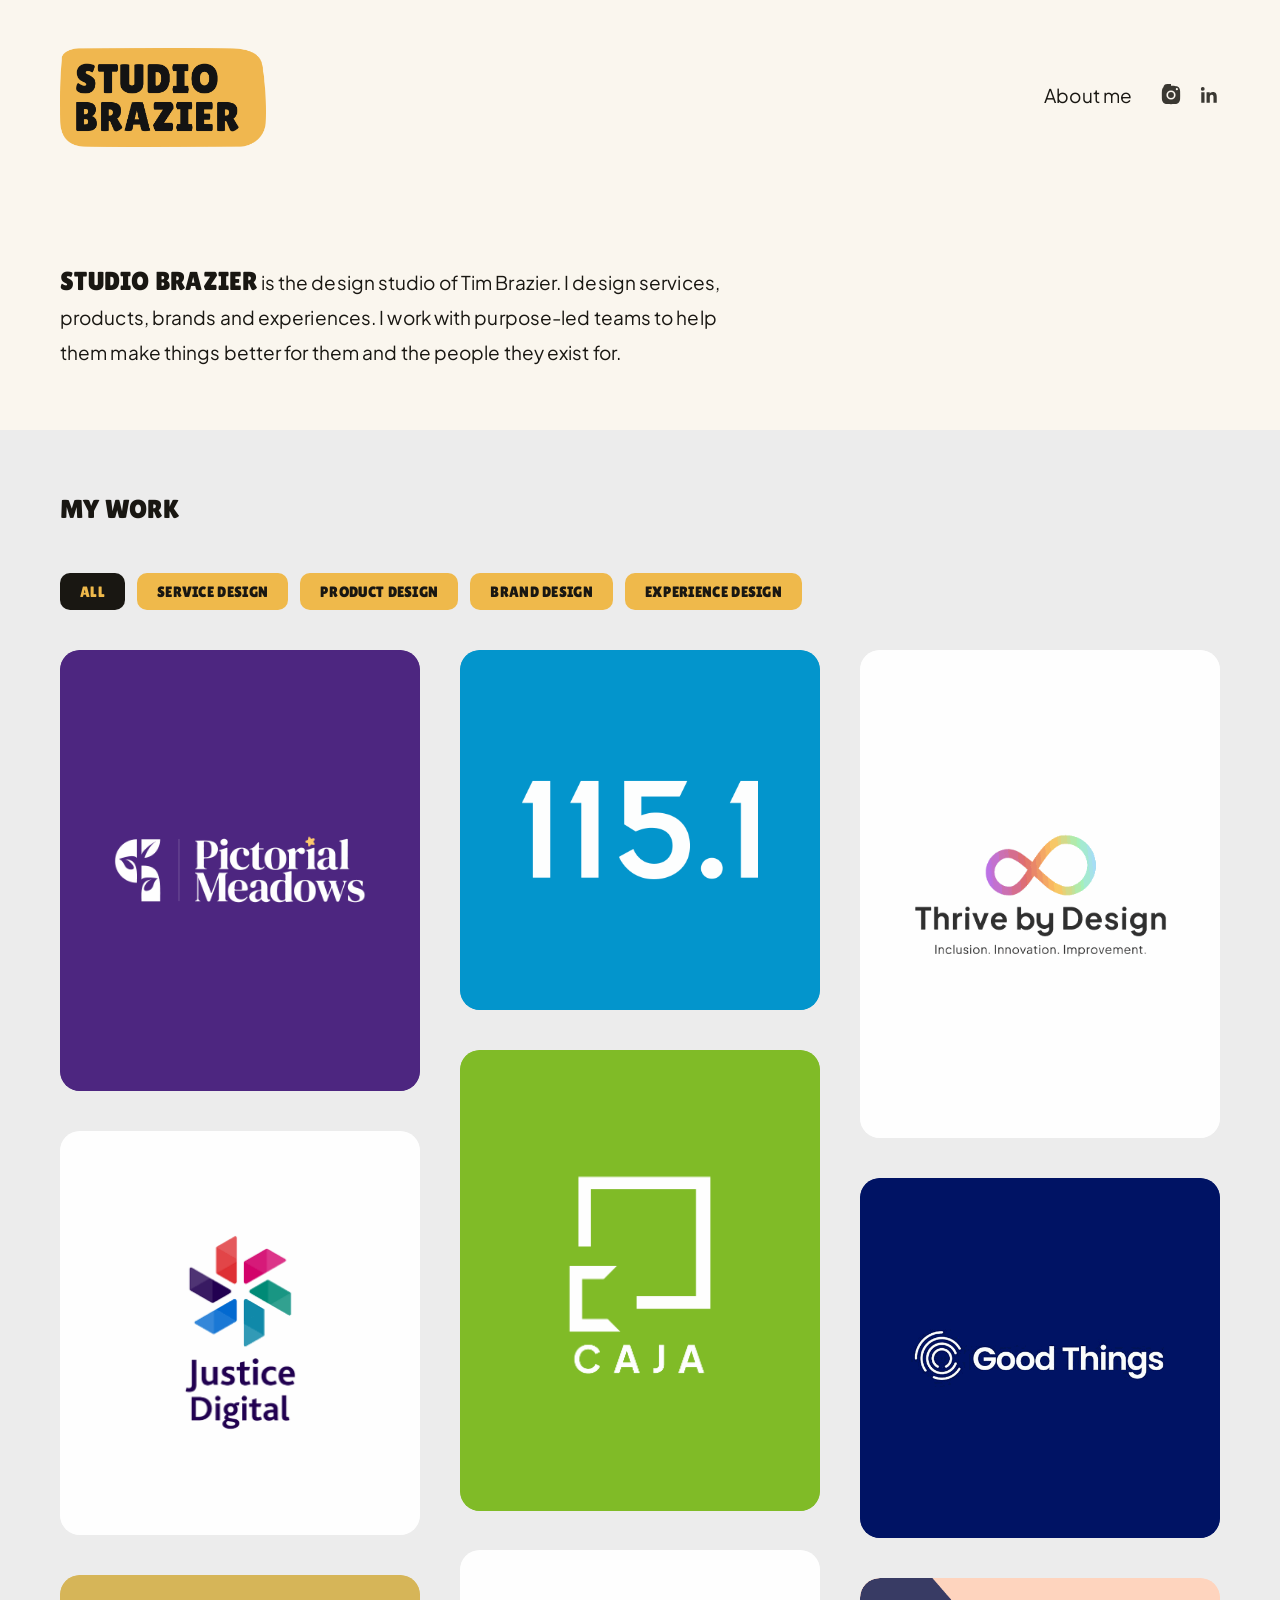
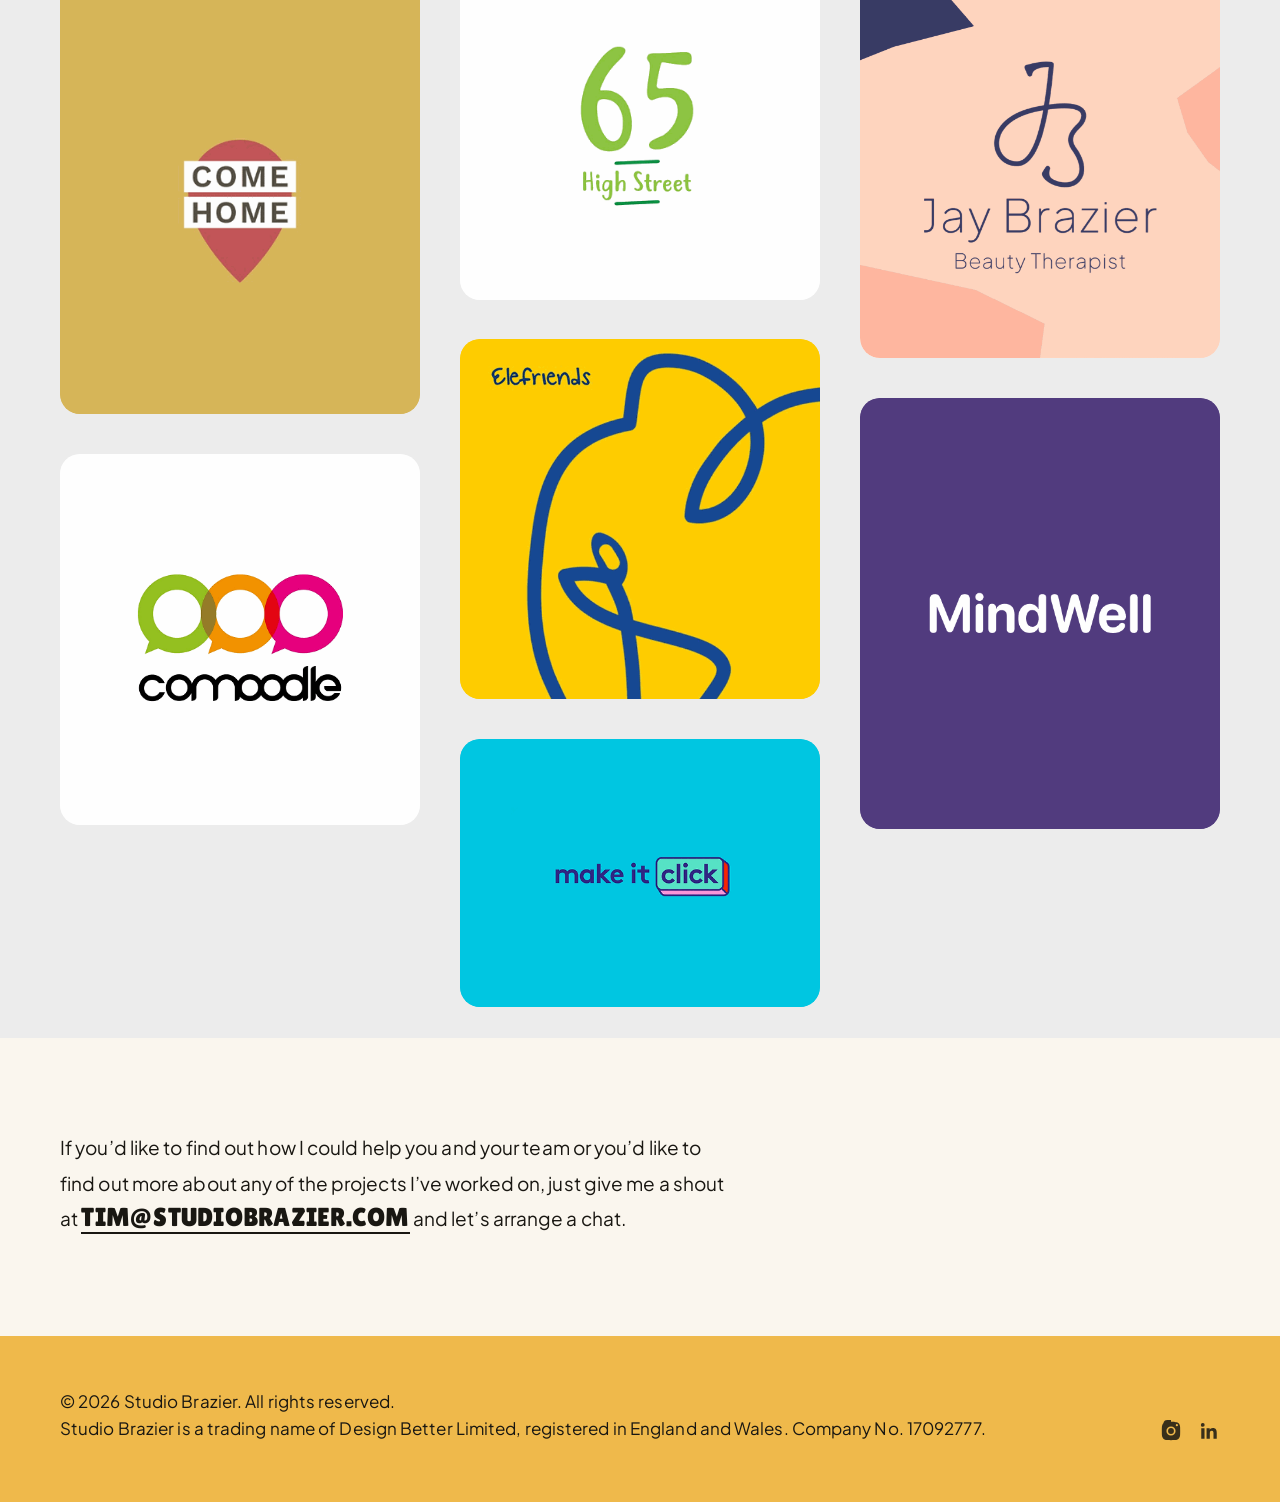
<file: index.html>
<!DOCTYPE html>
<html lang="en-GB">
<head>
<meta charset="utf-8">
<meta name="viewport" content="width=device-width, initial-scale=1">
<title>Studio Brazier — Design studio of Tim Brazier</title>
<meta name="description" content="Studio Brazier is the design studio of Tim Brazier, a designer of services, products, brands and experiences working with purpose-led teams.">
<link rel="icon" href="assets/favicon.svg" type="image/svg+xml">
<meta name="theme-color" content="#efb94b">

<meta property="og:type" content="website">
<meta property="og:url" content="https://studiobrazier.com/">
<meta property="og:title" content="Studio Brazier — Design studio of Tim Brazier">
<meta property="og:description" content="Design of services, products, brands and experiences for purpose-led teams.">
<meta property="og:image" content="https://studiobrazier.com/assets/img/social-share.png">
<meta property="og:image:width" content="1200">
<meta property="og:image:height" content="630">
<meta property="og:image:alt" content="Studio Brazier">
<meta name="twitter:card" content="summary_large_image">
<meta name="twitter:image" content="https://studiobrazier.com/assets/img/social-share.png">

<link rel="preload" href="assets/fonts/plus-jakarta-sans-latin.woff2" as="font" type="font/woff2" crossorigin>
<link rel="preload" href="assets/fonts/lilita-one-latin.woff2" as="font" type="font/woff2" crossorigin>
<link rel="stylesheet" href="assets/css/styles.css">
</head>
<body>

<a class="skip-link" href="#main">Skip to content</a>

<header class="site-header">
  <div class="container site-header__inner">
    <a class="logo" href="index.html">
      <img src="assets/img/studio-brazier-logo.png" alt="Studio Brazier — home"
           width="1494" height="716">
    </a>
    <nav class="site-nav" aria-label="Primary">
      <a href="about.html">About me</a>
      <span class="social-links">
      <a class="social-link" href="https://instagram.com/studiobrazier" target="_blank" rel="noopener noreferrer" aria-label="Studio Brazier on Instagram">
        <svg viewBox="0 0 24 24" aria-hidden="true" focusable="false"><path d="M12 2c2.72 0 3.06.01 4.12.06 1.06.05 1.79.22 2.43.47.66.25 1.22.6 1.77 1.15.5.5.9 1.11 1.15 1.77.25.64.42 1.37.47 2.43.05 1.06.06 1.4.06 4.12s-.01 3.06-.06 4.12c-.05 1.06-.22 1.79-.47 2.43a4.9 4.9 0 0 1-1.15 1.77c-.5.5-1.11.9-1.77 1.15-.64.25-1.37.42-2.43.47-1.06.05-1.4.06-4.12.06s-3.06-.01-4.12-.06c-1.06-.05-1.79-.22-2.43-.47a4.9 4.9 0 0 1-1.77-1.15 4.9 4.9 0 0 1-1.15-1.77c-.25-.64-.42-1.37-.47-2.43C2.01 15.06 2 14.72 2 12s.01-3.06.06-4.12c.05-1.06.22-1.79.47-2.43.25-.66.6-1.22 1.15-1.77A4.9 4.9 0 0 1 5.45.53C6.09.28 6.82.11 7.88.06 8.94.01 9.28 0 12 0zm0 5a5 5 0 1 0 0 10 5 5 0 0 0 0-10zm0 8.2a3.2 3.2 0 1 1 0-6.4 3.2 3.2 0 0 1 0 6.4zM18.4 4.4a1.2 1.2 0 1 0 0 2.4 1.2 1.2 0 0 0 0-2.4z"/></svg>
      </a>
      <a class="social-link" href="https://www.linkedin.com/company/studiobrazier" target="_blank" rel="noopener noreferrer" aria-label="Studio Brazier on LinkedIn">
        <svg viewBox="0 0 24 24" aria-hidden="true" focusable="false"><path d="M20.45 20.45h-3.56v-5.57c0-1.33-.02-3.03-1.85-3.03-1.86 0-2.15 1.45-2.15 2.94v5.66H9.34V9h3.41v1.56h.05c.48-.9 1.64-1.85 3.37-1.85 3.6 0 4.27 2.37 4.27 5.46v6.28zM5.34 7.43a2.07 2.07 0 1 1 0-4.13 2.07 2.07 0 0 1 0 4.13zM7.11 20.45H3.56V9h3.55v11.45z"/></svg>
      </a>
      </span>
    </nav>
  </div>
</header>

<main id="main">

  <section class="intro">
    <div class="container">
      <p>
        <span class="name">Studio Brazier</span> is the design studio of Tim Brazier. I design
        services, products, brands and experiences. I work with purpose-led teams
        to help them make things better for them and the people they exist for.
      </p>
    </div>
  </section>

  <section class="work" aria-labelledby="work-heading">
    <div class="container">
      <h2 class="section-label" id="work-heading">My work</h2>

      <div class="filters" role="group" aria-label="Filter projects by category">
        <button class="filter-chip" type="button" data-filter="all" aria-pressed="true">All</button>
        <button class="filter-chip" type="button" data-filter="service-design" aria-pressed="false">Service design</button>
        <button class="filter-chip" type="button" data-filter="product-design" aria-pressed="false">Product design</button>
        <button class="filter-chip" type="button" data-filter="brand-design" aria-pressed="false">Brand design</button>
        <button class="filter-chip" type="button" data-filter="experience-design" aria-pressed="false">Experience design</button>
      </div>

      <div class="grid">

        <!-- Column one -->
        <article class="tile tile--pictorial-meadows" data-category="product-design">
          <div class="tile__media">
            <img src="assets/img/projects/pictorial-meadows.png" alt="Pictorial Meadows" width="880" height="1078" loading="lazy">
          </div>
          <div class="tile__panel" id="panel-pictorial-meadows">
            <div>
              <h3 class="tile__title">Pictorial Meadows</h3>
              <p class="tile__desc">Designing and building 3 new translated websites to showcase the Pictorial Meadows seed and turf products across Europe.</p>
            </div>
            <span class="tile__tag">Product design</span>
          </div>
          <button class="tile__toggle" type="button" aria-expanded="false" aria-controls="panel-pictorial-meadows">
            <span class="visually-hidden">Show details for Pictorial Meadows</span>
          </button>
        </article>

        <article class="tile tile--justice-digital" data-category="service-design">
          <div class="tile__media">
            <img src="assets/img/projects/justice-digital.png" alt="Justice Digital" width="732" height="821" loading="lazy">
          </div>
          <div class="tile__panel" id="panel-justice-digital">
            <div>
              <h3 class="tile__title">Justice Digital</h3>
              <p class="tile__desc">Working with both the Prison and Probation Digital Teams on the Probation Reform Programme.</p>
            </div>
            <span class="tile__tag">Service design</span>
          </div>
          <button class="tile__toggle" type="button" aria-expanded="false" aria-controls="panel-justice-digital">
            <span class="visually-hidden">Show details for Justice Digital</span>
          </button>
        </article>

        <article class="tile tile--come-home" data-category="service-design">
          <div class="tile__media">
            <img src="assets/img/projects/come-home.png" alt="Come Home, South Yorkshire Housing Association" width="468" height="546" loading="lazy">
          </div>
          <div class="tile__panel" id="panel-come-home">
            <div>
              <h3 class="tile__title">South Yorkshire Housing Association</h3>
              <p class="tile__desc">Re-designing tenant facing services while making them accessible online.</p>
            </div>
            <span class="tile__tag">Service design</span>
          </div>
          <button class="tile__toggle" type="button" aria-expanded="false" aria-controls="panel-come-home">
            <span class="visually-hidden">Show details for South Yorkshire Housing Association</span>
          </button>
        </article>

        <article class="tile tile--comoodle" data-category="service-design">
          <div class="tile__media">
            <img src="assets/img/projects/comoodle.png" alt="Comoodle" width="523" height="539" loading="lazy">
          </div>
          <div class="tile__panel" id="panel-comoodle">
            <div>
              <h3 class="tile__title">Comoodle</h3>
              <p class="tile__desc">Creating a place for community organisations to share their stuff, space &amp; skills with each other.</p>
            </div>
            <span class="tile__tag">Service design</span>
          </div>
          <button class="tile__toggle" type="button" aria-expanded="false" aria-controls="panel-comoodle">
            <span class="visually-hidden">Show details for Comoodle</span>
          </button>
        </article>

        <!-- Column two -->
        <article class="tile tile--one-one-five" data-col-start data-category="product-design">
          <div class="tile__media">
            <img src="assets/img/projects/one-one-five.png" alt="115.1" width="1024" height="1024" loading="lazy">
          </div>
          <div class="tile__panel" id="panel-one-one-five">
            <div>
              <h3 class="tile__title">115.1</h3>
              <p class="tile__desc">Designing and managing the delivery of an app supporting work across 40 countries.</p>
            </div>
            <span class="tile__tag">Product design</span>
          </div>
          <button class="tile__toggle" type="button" aria-expanded="false" aria-controls="panel-one-one-five">
            <span class="visually-hidden">Show details for 115.1</span>
          </button>
        </article>

        <article class="tile tile--caja" data-category="service-design">
          <div class="tile__media">
            <img src="assets/img/projects/caja.png" alt="CAJA" width="741" height="947" loading="lazy">
          </div>
          <div class="tile__panel" id="panel-caja">
            <div>
              <h3 class="tile__title">CAJA</h3>
              <p class="tile__desc">Designing behaviourally informed service improvement across the health, education and private sectors.</p>
            </div>
            <span class="tile__tag">Service design</span>
          </div>
          <button class="tile__toggle" type="button" aria-expanded="false" aria-controls="panel-caja">
            <span class="visually-hidden">Show details for CAJA</span>
          </button>
        </article>

        <article class="tile tile--sixty-five" data-category="experience-design">
          <div class="tile__media">
            <img src="assets/img/projects/sixty-five-high-street.png" alt="65 High Street" width="463" height="449" loading="lazy">
          </div>
          <div class="tile__panel" id="panel-sixty-five">
            <div>
              <h3 class="tile__title">65 High Street</h3>
              <p class="tile__desc">Designing a community space to help people connect and improve their health &amp; wellbeing.</p>
            </div>
            <span class="tile__tag">Experience design</span>
          </div>
          <button class="tile__toggle" type="button" aria-expanded="false" aria-controls="panel-sixty-five">
            <span class="visually-hidden">Show details for 65 High Street</span>
          </button>
        </article>

        <article class="tile tile--elefriends" data-category="product-design">
          <div class="tile__media">
            <img src="assets/img/projects/elefriends.png" alt="Elefriends" width="552" height="552" loading="lazy">
          </div>
          <div class="tile__panel" id="panel-elefriends">
            <div>
              <h3 class="tile__title">Elefriends</h3>
              <p class="tile__desc">(now Side by Side) – Supporting a safe, online space for people to share their feelings and support others who are feeling low.</p>
            </div>
            <span class="tile__tag">Product design</span>
          </div>
          <button class="tile__toggle" type="button" aria-expanded="false" aria-controls="panel-elefriends">
            <span class="visually-hidden">Show details for Elefriends</span>
          </button>
        </article>

        <article class="tile tile--make-it-click" data-category="service-design">
          <div class="tile__media">
            <img src="assets/img/projects/make-it-click.png" alt="Make it Click" width="564" height="419" loading="lazy">
          </div>
          <div class="tile__panel" id="panel-make-it-click">
            <div>
              <h3 class="tile__title">Make it Click</h3>
              <p class="tile__desc">Designing a service to help people with limited digital skills access online learning resources.</p>
            </div>
            <span class="tile__tag">Service design</span>
          </div>
          <button class="tile__toggle" type="button" aria-expanded="false" aria-controls="panel-make-it-click">
            <span class="visually-hidden">Show details for Make it Click</span>
          </button>
        </article>

        <!-- Column three -->
        <article class="tile tile--thrive" data-col-start data-category="service-design">
          <div class="tile__media">
            <img src="assets/img/projects/thrive-by-design.png" alt="Thrive by Design" width="573" height="658" loading="lazy">
          </div>
          <div class="tile__panel" id="panel-thrive">
            <div>
              <h3 class="tile__title">Thrive by Design</h3>
              <p class="tile__desc">Leading the Inclusive Digital Transformation team, improving people’s access to and experience of digitally enabled NHS services.</p>
            </div>
            <span class="tile__tag">Service design</span>
          </div>
          <button class="tile__toggle" type="button" aria-expanded="false" aria-controls="panel-thrive">
            <span class="visually-hidden">Show details for Thrive by Design</span>
          </button>
        </article>

        <article class="tile tile--good-things" data-category="service-design">
          <div class="tile__media">
            <img src="assets/img/projects/good-things.png" alt="Good Things Foundation" width="622" height="622" loading="lazy">
          </div>
          <div class="tile__panel" id="panel-good-things">
            <div>
              <h3 class="tile__title">Good Things Foundation</h3>
              <p class="tile__desc">Leading the Service Design Team, supporting people to gain the access, skills and confidence needed to engage with digital health services.</p>
            </div>
            <span class="tile__tag">Service design</span>
          </div>
          <button class="tile__toggle" type="button" aria-expanded="false" aria-controls="panel-good-things">
            <span class="visually-hidden">Show details for Good Things Foundation</span>
          </button>
        </article>

        <article class="tile tile--jay-brazier" data-category="brand-design">
          <div class="tile__media">
            <img src="assets/img/projects/jay-brazier.png" alt="Jay Brazier Beauty" width="730" height="646" loading="lazy">
          </div>
          <div class="tile__panel" id="panel-jay-brazier">
            <div>
              <h3 class="tile__title">Jay Brazier Beauty</h3>
              <p class="tile__desc">Designing a brand &amp; visual identity for my wife’s freelance health and beauty business.</p>
            </div>
            <span class="tile__tag">Brand design</span>
          </div>
          <button class="tile__toggle" type="button" aria-expanded="false" aria-controls="panel-jay-brazier">
            <span class="visually-hidden">Show details for Jay Brazier Beauty</span>
          </button>
        </article>

        <article class="tile tile--mindwell" data-category="product-design">
          <div class="tile__media">
            <img src="assets/img/projects/mindwell.png" alt="MindWell" width="570" height="682" loading="lazy">
          </div>
          <div class="tile__panel" id="panel-mindwell">
            <div>
              <h3 class="tile__title">MindWell</h3>
              <p class="tile__desc">Making mental health information accessible and inclusive for people living in Leeds.</p>
            </div>
            <span class="tile__tag">Product design</span>
          </div>
          <button class="tile__toggle" type="button" aria-expanded="false" aria-controls="panel-mindwell">
            <span class="visually-hidden">Show details for MindWell</span>
          </button>
        </article>

      </div>
    </div>
  </section>

  <section class="contact">
    <div class="container">
      <p>
        If you&rsquo;d like to find out how I could help you and your team or you&rsquo;d like to
        find out more about any of the projects I&rsquo;ve worked on, just give me a shout
        at <a class="email-link" href="mailto:tim@studiobrazier.com">tim@studiobrazier.com</a> and let&rsquo;s arrange a chat.
      </p>
    </div>
  </section>

</main>

<footer class="site-footer">
  <div class="container">
    <div class="site-footer__inner">
    <p>&copy; <span data-year>2026</span> Studio Brazier. All rights reserved.<br>Studio Brazier is a trading name of Design Better Limited, registered in England and Wales. Company No. 17092777.</p>
      <span class="social-links">
      <a class="social-link" href="https://instagram.com/studiobrazier" target="_blank" rel="noopener noreferrer" aria-label="Studio Brazier on Instagram">
        <svg viewBox="0 0 24 24" aria-hidden="true" focusable="false"><path d="M12 2c2.72 0 3.06.01 4.12.06 1.06.05 1.79.22 2.43.47.66.25 1.22.6 1.77 1.15.5.5.9 1.11 1.15 1.77.25.64.42 1.37.47 2.43.05 1.06.06 1.4.06 4.12s-.01 3.06-.06 4.12c-.05 1.06-.22 1.79-.47 2.43a4.9 4.9 0 0 1-1.15 1.77c-.5.5-1.11.9-1.77 1.15-.64.25-1.37.42-2.43.47-1.06.05-1.4.06-4.12.06s-3.06-.01-4.12-.06c-1.06-.05-1.79-.22-2.43-.47a4.9 4.9 0 0 1-1.77-1.15 4.9 4.9 0 0 1-1.15-1.77c-.25-.64-.42-1.37-.47-2.43C2.01 15.06 2 14.72 2 12s.01-3.06.06-4.12c.05-1.06.22-1.79.47-2.43.25-.66.6-1.22 1.15-1.77A4.9 4.9 0 0 1 5.45.53C6.09.28 6.82.11 7.88.06 8.94.01 9.28 0 12 0zm0 5a5 5 0 1 0 0 10 5 5 0 0 0 0-10zm0 8.2a3.2 3.2 0 1 1 0-6.4 3.2 3.2 0 0 1 0 6.4zM18.4 4.4a1.2 1.2 0 1 0 0 2.4 1.2 1.2 0 0 0 0-2.4z"/></svg>
      </a>
      <a class="social-link" href="https://www.linkedin.com/company/studiobrazier" target="_blank" rel="noopener noreferrer" aria-label="Studio Brazier on LinkedIn">
        <svg viewBox="0 0 24 24" aria-hidden="true" focusable="false"><path d="M20.45 20.45h-3.56v-5.57c0-1.33-.02-3.03-1.85-3.03-1.86 0-2.15 1.45-2.15 2.94v5.66H9.34V9h3.41v1.56h.05c.48-.9 1.64-1.85 3.37-1.85 3.6 0 4.27 2.37 4.27 5.46v6.28zM5.34 7.43a2.07 2.07 0 1 1 0-4.13 2.07 2.07 0 0 1 0 4.13zM7.11 20.45H3.56V9h3.55v11.45z"/></svg>
      </a>
      </span>
    </div>
  </div>
</footer>

<script src="assets/js/main.js" defer></script>
</body>
</html>
</file>
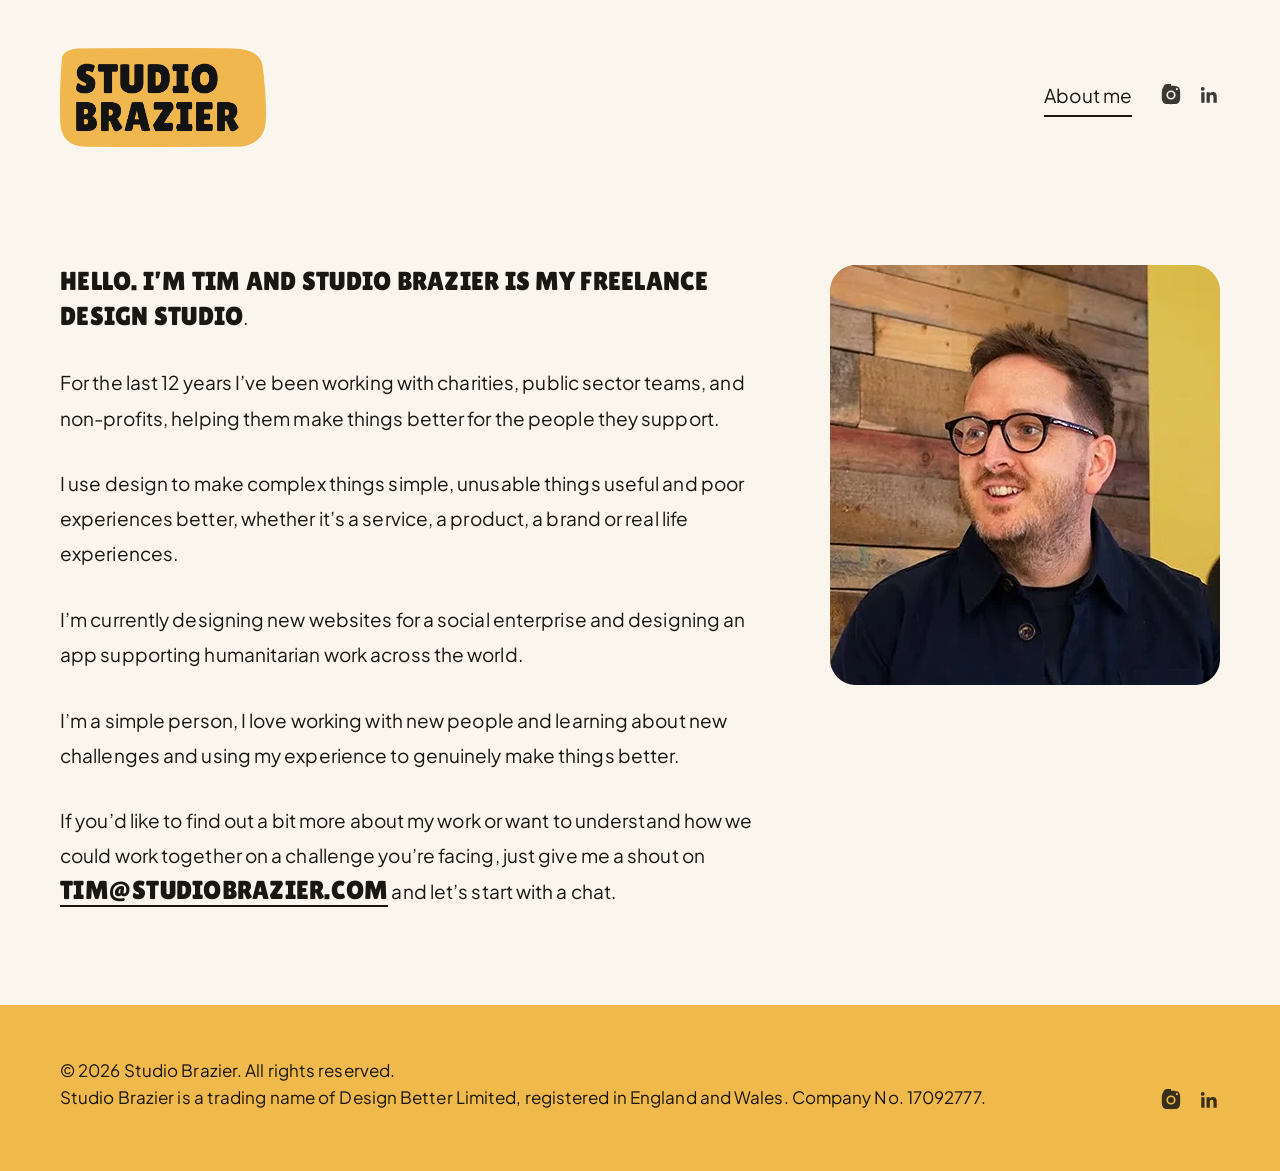
<file: about.html>
<!DOCTYPE html>
<html lang="en-GB">
<head>
<meta charset="utf-8">
<meta name="viewport" content="width=device-width, initial-scale=1">
<title>About me — Studio Brazier</title>
<meta name="description" content="Tim Brazier is a freelance designer working with charities, public sector teams and non-profits to make things better for the people they support.">
<link rel="icon" href="assets/favicon.svg" type="image/svg+xml">
<meta name="theme-color" content="#efb94b">

<meta property="og:type" content="profile">
<meta property="og:url" content="https://studiobrazier.com/about.html">
<meta property="og:title" content="About me — Studio Brazier">
<meta property="og:description" content="Tim Brazier is a freelance designer working with charities, public sector teams and non-profits.">
<meta property="og:image" content="https://studiobrazier.com/assets/img/social-share.png">
<meta property="og:image:width" content="1200">
<meta property="og:image:height" content="630">
<meta property="og:image:alt" content="Studio Brazier">
<meta name="twitter:card" content="summary_large_image">
<meta name="twitter:image" content="https://studiobrazier.com/assets/img/social-share.png">

<link rel="preload" href="assets/fonts/plus-jakarta-sans-latin.woff2" as="font" type="font/woff2" crossorigin>
<link rel="preload" href="assets/fonts/lilita-one-latin.woff2" as="font" type="font/woff2" crossorigin>
<link rel="stylesheet" href="assets/css/styles.css">
</head>
<body>

<a class="skip-link" href="#main">Skip to content</a>

<header class="site-header">
  <div class="container site-header__inner">
    <a class="logo" href="index.html">
      <img src="assets/img/studio-brazier-logo.png" alt="Studio Brazier — home"
           width="1494" height="716">
    </a>
    <nav class="site-nav" aria-label="Primary">
      <a href="about.html" aria-current="page">About me</a>
      <span class="social-links">
      <a class="social-link" href="https://instagram.com/studiobrazier" target="_blank" rel="noopener noreferrer" aria-label="Studio Brazier on Instagram">
        <svg viewBox="0 0 24 24" aria-hidden="true" focusable="false"><path d="M12 2c2.72 0 3.06.01 4.12.06 1.06.05 1.79.22 2.43.47.66.25 1.22.6 1.77 1.15.5.5.9 1.11 1.15 1.77.25.64.42 1.37.47 2.43.05 1.06.06 1.4.06 4.12s-.01 3.06-.06 4.12c-.05 1.06-.22 1.79-.47 2.43a4.9 4.9 0 0 1-1.15 1.77c-.5.5-1.11.9-1.77 1.15-.64.25-1.37.42-2.43.47-1.06.05-1.4.06-4.12.06s-3.06-.01-4.12-.06c-1.06-.05-1.79-.22-2.43-.47a4.9 4.9 0 0 1-1.77-1.15 4.9 4.9 0 0 1-1.15-1.77c-.25-.64-.42-1.37-.47-2.43C2.01 15.06 2 14.72 2 12s.01-3.06.06-4.12c.05-1.06.22-1.79.47-2.43.25-.66.6-1.22 1.15-1.77A4.9 4.9 0 0 1 5.45.53C6.09.28 6.82.11 7.88.06 8.94.01 9.28 0 12 0zm0 5a5 5 0 1 0 0 10 5 5 0 0 0 0-10zm0 8.2a3.2 3.2 0 1 1 0-6.4 3.2 3.2 0 0 1 0 6.4zM18.4 4.4a1.2 1.2 0 1 0 0 2.4 1.2 1.2 0 0 0 0-2.4z"/></svg>
      </a>
      <a class="social-link" href="https://www.linkedin.com/company/studiobrazier" target="_blank" rel="noopener noreferrer" aria-label="Studio Brazier on LinkedIn">
        <svg viewBox="0 0 24 24" aria-hidden="true" focusable="false"><path d="M20.45 20.45h-3.56v-5.57c0-1.33-.02-3.03-1.85-3.03-1.86 0-2.15 1.45-2.15 2.94v5.66H9.34V9h3.41v1.56h.05c.48-.9 1.64-1.85 3.37-1.85 3.6 0 4.27 2.37 4.27 5.46v6.28zM5.34 7.43a2.07 2.07 0 1 1 0-4.13 2.07 2.07 0 0 1 0 4.13zM7.11 20.45H3.56V9h3.55v11.45z"/></svg>
      </a>
      </span>
    </nav>
  </div>
</header>

<main id="main">
  <section class="about">
    <div class="container about__inner">

      <div class="about__body">
        <h1 class="visually-hidden">About me</h1>
        <p>
          <span class="lede">Hello. I&rsquo;m Tim and Studio Brazier is my freelance design studio</span>.
        </p>
        <p>
          For the last 12 years I&rsquo;ve been working with charities,
          public sector teams, and non-profits, helping them make things better for
          the people they support.
        </p>
        <p>
          I use design to make complex things simple, unusable things useful and
          poor experiences better, whether it&rsquo;s a service, a product, a brand or real life
          experiences.
        </p>
        <p>
          I&rsquo;m currently designing new websites for a social enterprise and designing
          an app supporting humanitarian work across the world.
        </p>
        <p>
          I&rsquo;m a simple person, I love working with new people and learning about new
          challenges and using my experience to genuinely make things better.
        </p>
        <p>
          If you&rsquo;d like to find out a bit more about my work or want to understand how
          we could work together on a challenge you&rsquo;re facing, just give me a shout on
          <a class="email-link" href="mailto:tim@studiobrazier.com">tim@studiobrazier.com</a> and let&rsquo;s start with a chat.
        </p>
      </div>

      <picture>
        <source srcset="assets/img/tim-brazier.webp" type="image/webp">
        <img class="about__portrait" src="assets/img/tim-brazier.png" alt="Tim Brazier"
             width="390" height="420">
      </picture>

    </div>
  </section>
</main>

<footer class="site-footer">
  <div class="container">
    <div class="site-footer__inner">
    <p>&copy; <span data-year>2026</span> Studio Brazier. All rights reserved.<br>Studio Brazier is a trading name of Design Better Limited, registered in England and Wales. Company No. 17092777.</p>
      <span class="social-links">
      <a class="social-link" href="https://instagram.com/studiobrazier" target="_blank" rel="noopener noreferrer" aria-label="Studio Brazier on Instagram">
        <svg viewBox="0 0 24 24" aria-hidden="true" focusable="false"><path d="M12 2c2.72 0 3.06.01 4.12.06 1.06.05 1.79.22 2.43.47.66.25 1.22.6 1.77 1.15.5.5.9 1.11 1.15 1.77.25.64.42 1.37.47 2.43.05 1.06.06 1.4.06 4.12s-.01 3.06-.06 4.12c-.05 1.06-.22 1.79-.47 2.43a4.9 4.9 0 0 1-1.15 1.77c-.5.5-1.11.9-1.77 1.15-.64.25-1.37.42-2.43.47-1.06.05-1.4.06-4.12.06s-3.06-.01-4.12-.06c-1.06-.05-1.79-.22-2.43-.47a4.9 4.9 0 0 1-1.77-1.15 4.9 4.9 0 0 1-1.15-1.77c-.25-.64-.42-1.37-.47-2.43C2.01 15.06 2 14.72 2 12s.01-3.06.06-4.12c.05-1.06.22-1.79.47-2.43.25-.66.6-1.22 1.15-1.77A4.9 4.9 0 0 1 5.45.53C6.09.28 6.82.11 7.88.06 8.94.01 9.28 0 12 0zm0 5a5 5 0 1 0 0 10 5 5 0 0 0 0-10zm0 8.2a3.2 3.2 0 1 1 0-6.4 3.2 3.2 0 0 1 0 6.4zM18.4 4.4a1.2 1.2 0 1 0 0 2.4 1.2 1.2 0 0 0 0-2.4z"/></svg>
      </a>
      <a class="social-link" href="https://www.linkedin.com/company/studiobrazier" target="_blank" rel="noopener noreferrer" aria-label="Studio Brazier on LinkedIn">
        <svg viewBox="0 0 24 24" aria-hidden="true" focusable="false"><path d="M20.45 20.45h-3.56v-5.57c0-1.33-.02-3.03-1.85-3.03-1.86 0-2.15 1.45-2.15 2.94v5.66H9.34V9h3.41v1.56h.05c.48-.9 1.64-1.85 3.37-1.85 3.6 0 4.27 2.37 4.27 5.46v6.28zM5.34 7.43a2.07 2.07 0 1 1 0-4.13 2.07 2.07 0 0 1 0 4.13zM7.11 20.45H3.56V9h3.55v11.45z"/></svg>
      </a>
      </span>
    </div>
  </div>
</footer>

<script src="assets/js/main.js" defer></script>
</body>
</html>
</file>
<file: assets/css/styles.css>
/* ==========================================================================
   Studio Brazier — styles
   Design tokens first, then layout, then components.
   ========================================================================== */

/* Self-hosted webfonts, so the site makes no third-party requests.
   Plus Jakarta Sans — body text, variable 200–800. SIL OFL 1.1.
   Lilita One — display, a single weight (400) only. SIL OFL 1.1.
   Licences in assets/fonts/. */
@font-face {
  font-family: "Plus Jakarta Sans";
  font-style: normal;
  font-weight: 200 800;
  font-display: swap;
  src: url("../fonts/plus-jakarta-sans-latin.woff2") format("woff2");
  unicode-range: U+0000-00FF, U+0131, U+0152-0153, U+02BB-02BC, U+02C6, U+02DA,
    U+02DC, U+0304, U+0308, U+0329, U+2000-206F, U+20AC, U+2122, U+2191, U+2193,
    U+2212, U+2215, U+FEFF, U+FFFD;
}
@font-face {
  font-family: "Plus Jakarta Sans";
  font-style: normal;
  font-weight: 200 800;
  font-display: swap;
  src: url("../fonts/plus-jakarta-sans-latin-ext.woff2") format("woff2");
  unicode-range: U+0100-02BA, U+02BD-02C5, U+02C7-02CC, U+02CE-02D7, U+02DD-02FF,
    U+0304, U+0308, U+0329, U+1D00-1DBF, U+1E00-1E9F, U+1EF2-1EFF, U+2020,
    U+20A0-20AB, U+20AD-20C0, U+2113, U+2C60-2C7F, U+A720-A7FF;
}
@font-face {
  font-family: "Lilita One";
  font-style: normal;
  font-weight: 400;
  font-display: swap;
  src: url("../fonts/lilita-one-latin.woff2") format("woff2");
  unicode-range: U+0000-00FF, U+0131, U+0152-0153, U+02BB-02BC, U+02C6, U+02DA,
    U+02DC, U+0304, U+0308, U+0329, U+2000-206F, U+20AC, U+2122, U+2191, U+2193,
    U+2212, U+2215, U+FEFF, U+FFFD;
}
@font-face {
  font-family: "Lilita One";
  font-style: normal;
  font-weight: 400;
  font-display: swap;
  src: url("../fonts/lilita-one-latin-ext.woff2") format("woff2");
  unicode-range: U+0100-02BA, U+02BD-02C5, U+02C7-02CC, U+02CE-02D7, U+02DD-02FF,
    U+0304, U+0308, U+0329, U+1D00-1DBF, U+1E00-1E9F, U+1EF2-1EFF, U+2020,
    U+20A0-20AB, U+20AD-20C0, U+2113, U+2C60-2C7F, U+A720-A7FF;
}

:root {
  /* Colour */
  --cream: #faf6ee;
  --grey: #ececec;
  --amber: #efb94b;
  --ink: #191712;
  --ink-soft: #4a463d;
  --overlay: rgba(35, 33, 30, 0.94);
  --white: #ffffff;

  /* Type */
  --font-display: "Lilita One", "Arial Black", "Helvetica Neue", sans-serif;
  --font-body: "Plus Jakarta Sans", "Helvetica Neue", Helvetica, Arial, sans-serif;

  /* Layout */
  --container: 1160px;
  --gutter: 40px;
  --grid-gap: 40px;
  --radius: 20px;
  --radius-sm: 10px;

  /* Motion */
  --ease: cubic-bezier(0.22, 0.61, 0.36, 1);
}

*,
*::before,
*::after { box-sizing: border-box; }

html { -webkit-text-size-adjust: 100%; }

body {
  margin: 0;
  /* Keep the footer at the bottom of the viewport on short pages:
     the body fills the screen and <main> absorbs the spare height. */
  display: flex;
  flex-direction: column;
  min-height: 100vh;
  min-height: 100svh; /* mobile browsers: exclude the collapsing URL bar */
  font-synthesis: none;
  background: var(--cream);
  color: var(--ink);
  font-family: var(--font-body);
  font-size: 19px;
  font-weight: 400;
  line-height: 1.85;
  letter-spacing: 0.005em;
  -webkit-font-smoothing: antialiased;
  text-rendering: optimizeLegibility;
}

img, svg { display: block; max-width: 100%; }

main { flex: 1 0 auto; }

a { color: inherit; }

p { margin: 0 0 1.6em; }
p:last-child { margin-bottom: 0; }

strong, b { font-weight: 700; }

.container {
  width: 100%;
  max-width: calc(var(--container) + var(--gutter) * 2);
  margin-inline: auto;
  padding-inline: var(--gutter);
}

.visually-hidden {
  position: absolute;
  width: 1px; height: 1px;
  margin: -1px; padding: 0;
  overflow: hidden;
  clip: rect(0 0 0 0);
  clip-path: inset(50%);
  white-space: nowrap;
  border: 0;
}

/* Skip link ---------------------------------------------------------------- */
.skip-link {
  position: absolute;
  left: 16px;
  top: -100px;
  z-index: 20;
  padding: 12px 20px;
  background: var(--ink);
  color: var(--white);
  border-radius: var(--radius-sm);
  font-size: 16px;
  font-weight: 700;
  text-decoration: none;
  transition: top 0.2s var(--ease);
}
.skip-link:focus { top: 16px; }

/* Header ------------------------------------------------------------------- */
.site-header {
  padding-block: 48px 0;
  background: var(--cream);
}

.site-header__inner {
  display: flex;
  align-items: center;
  justify-content: space-between;
  gap: 24px;
}

/* The lockup — pill included — is artwork, so the header just sizes it. */
.logo {
  display: inline-block;
  line-height: 0;
  border-radius: var(--radius);
}
.logo img {
  width: 206px;
  height: auto;
  transition: transform 0.2s var(--ease);
}
.logo:hover img { transform: scale(1.03); }
.logo:active img { transform: scale(0.99); }

.site-nav {
  display: flex;
  align-items: center;
  gap: 28px;
}
.site-nav a {
  flex-shrink: 0;
  font-size: 19px;
  text-decoration: none;
  padding-bottom: 2px;
  border-bottom: 2px solid transparent;
  transition: border-color 0.2s var(--ease);
}
.site-nav a:hover,
.site-nav a[aria-current="page"] { border-bottom-color: var(--ink); }

/* Social links — header and footer share these rules. */
.social-links {
  display: flex;
  align-items: center;
  flex-shrink: 0;
  gap: 16px;
}
.social-link {
  display: inline-flex;
  color: inherit;
  opacity: 0.85;
  transition: opacity 0.2s var(--ease);
}
.social-link:hover,
.social-link:focus-visible { opacity: 1; }
.social-link svg {
  width: 22px;
  height: 22px;
  fill: currentColor;
}

/* Focus visibility --------------------------------------------------------- */
:focus-visible {
  outline: 3px solid var(--ink);
  outline-offset: 3px;
}
/* The panel behind the control is near-black, so the ring must be light. */
.tile__toggle:focus-visible {
  outline: 3px solid var(--white);
  outline-offset: -7px;
  border-radius: calc(var(--radius) - 4px);
}

/* Intro -------------------------------------------------------------------- */
.intro {
  background: var(--cream);
  padding-block: 118px 60px;
}
.intro p {
  max-width: 688px;
  font-size: 19px;
}
.intro .name {
  font-family: var(--font-display);
  /* Set larger than the body copy, as in the design. line-height is pinned to 1
     so the taller inline box can't stretch the line it sits on — at 1.35em
     Lilita One's content box is 29px against the paragraph's 35px strut. */
  font-size: 1.35em;
  font-weight: 400;
  line-height: 1;
  letter-spacing: 0.01em;
  text-transform: uppercase;
}

/* Work section ------------------------------------------------------------- */
.work {
  background: var(--grey);
  /* The grid's own bottom margin supplies part of the space beneath it. */
  padding-block: 64px calc(72px - var(--grid-gap));
}

.section-label {
  margin: 0 0 48px;
  font-family: var(--font-display);
  /* Same computed size as .intro .name: 1.35em of the body's 19px. */
  font-size: 1.35em;
  font-weight: 400;
  line-height: 1.2;
  letter-spacing: 0.01em;
  text-transform: uppercase;
}

/* Masonry grid ------------------------------------------------------------- */
/* Masonry, without CSS multi-column.
   column-count fragments its children across "columns" at the engine level,
   and that fragmentation does not reliably coexist with a child (or even
   the column item itself) being promoted to its own GPU compositing
   layer — which every tile's hover transform and hover-panel fade do. In
   testing this showed up two ways depending on what got promoted: tiles
   painted a second time at a pre-fragmentation position after scrolling,
   or a tile's rounded corners failing to clip a composited child. Neither
   is a mistake in a specific rule; the fragmentation model itself is the
   conflict, so no per-element fix holds reliably.
   Instead, assets/js/main.js measures each item's real height and places
   it explicitly on an ordinary grid — a single column of many 1px auto-rows,
   with every item's grid-row and grid-column set directly. No fragments,
   so composited descendants behave like they do everywhere else on the
   page. Without JavaScript this stays a plain single-column block list
   (see .grid below); JS is what turns it into the masonry. */
.grid {
  display: block;
}

.grid > * {
  margin-bottom: var(--grid-gap);
}

.grid.is-masonry {
  display: grid;
  grid-auto-rows: 1px;
  row-gap: 0;
  column-gap: var(--grid-gap);
  /* Grid's default stretch would resize every item to fill its allocated
     track — fatal here, since tracks start as a single 1px auto-row before
     main.js has measured anything and assigned the real span. Items keep
     their own natural height throughout; grid-row only reserves the matching
     vertical space around them. */
  align-items: start;
}

.grid.is-masonry > * {
  margin-bottom: 0;
  min-width: 0;
}

/* Filter chips --------------------------------------------------------------
   Replaced the category label cards that used to sit inside the grid — see
   main.js for the filtering logic. */
.filters {
  display: flex;
  flex-wrap: wrap;
  gap: 12px;
  margin: 0 0 40px;
}

.filter-chip {
  appearance: none;
  padding: 9px 20px;
  border: 0;
  border-radius: var(--radius-sm);
  background: var(--amber);
  color: var(--ink);
  font-family: var(--font-display);
  font-size: 15px;
  font-weight: 400;
  line-height: 1.3;
  letter-spacing: 0.02em;
  text-transform: uppercase;
  cursor: pointer;
  transition: background-color 0.2s var(--ease), color 0.2s var(--ease), transform 0.2s var(--ease);
}
.filter-chip:not([aria-pressed="true"]):hover { filter: brightness(0.94); }
.filter-chip:active { transform: translateY(1px); }
.filter-chip[aria-pressed="true"] {
  background: var(--ink);
  color: var(--amber);
}
.filter-chip[aria-pressed="true"]:hover { filter: brightness(1.3); }

/* Project tile ------------------------------------------------------------- */
.tile {
  position: relative;
  /* Artwork, hover panel and an invisible ratio spacer share one grid
     cell, so the card is never shorter than its own hover copy: height =
     max(the designed aspect ratio, the panel's content). The ratio lives on
     the spacer, not the tile — aspect-ratio directly on a box with
     overflow: hidden is allowed to clip its content instead of growing. */
  display: grid;
  /* Contain descendants' stacking so composited children can't paint
     outside the card while animating. */
  isolation: isolate;
  /* One column pinned to the card's width — an auto column would size to
     the copy's longest unwrapped line and overflow. */
  grid-template-columns: minmax(0, 1fr);
  width: 100%;
  overflow: hidden;
  border-radius: var(--radius);
  background: var(--white);
  -webkit-tap-highlight-color: transparent;
}

/* Set by main.js when a filter chip is active and this tile doesn't match. */
.tile--filtered-out {
  display: none;
}

/* Invisible control covering the tile: gives the hover panel keyboard and
   assistive-tech semantics without wrapping the whole card in a button. */
.tile__toggle {
  position: absolute;
  inset: 0;
  z-index: 2;
  appearance: none;
  padding: 0;
  border: 0;
  background: none;
  border-radius: inherit;
  cursor: pointer;
  font: inherit;
  color: inherit;
}

/* The designed proportions, as an invisible first grid item. */
.tile::before {
  content: "";
  grid-area: 1 / 1;
  aspect-ratio: var(--ratio, 1);
}

.tile__media {
  /* A normal, in-flow grid item stacked on the same cell as the ratio
     spacer and the panel — not position: absolute. That combination
     (out-of-flow + clip-path) forces the browser to composite this box on
     its own layer inside a CSS multi-column ancestor, and Chromium's
     layer-raster cache does not reliably invalidate on scroll for that
     case: hovering a tile, scrolling away and back left a stale frame
     painted (an emptied tile here, a stuck hover panel elsewhere), with
     computed styles reporting the correct state throughout — a paint bug,
     not a state bug.
     overflow: hidden alone clips the child during its hover transform, no
     compositing trick required. min-width/height: 0 opt out of this grid
     item's automatic minimum size, which is otherwise the image's
     intrinsic size and would set a floor under the card's height — per
     spec this is already 0 once overflow isn't visible, the explicit
     values just make it unambiguous. */
  grid-area: 1 / 1;
  overflow: hidden;
  border-radius: inherit;
  min-width: 0;
  min-height: 0;
}

/* Each export is a finished tile with its background baked in, so it fills the
   card. The tile ratios come from the design and differ slightly from the
   exports, so `cover` trims the excess — every logo is centred on a flat field,
   which is why the trim never touches artwork. */
.tile__media img {
  width: 100%;
  height: 100%;
  object-fit: cover;
  object-position: center;
  /* The transform below is what gets this element promoted to its own
     compositing layer on hover, and a composited child's own layer is not
     reliably clipped by an ancestor's overflow: hidden alone (this is the
     square-corners-while-hovering bug). Rounding the element itself closes
     that gap regardless of what layer it ends up on — no compositing trick
     on the ancestor required, so it doesn't reintroduce the stale-paint
     scroll bug that trick caused. */
  border-radius: inherit;
  transition: transform 0.45s var(--ease);
}

.tile:hover .tile__media img,
.tile.is-open .tile__media img { transform: scale(1.03); }

/* Hover / tap panel */
.tile__panel {
  grid-area: 1 / 1;
  /* Grid items take z-index without needing position, which is what keeps
     this above the media backdrop despite neither being positioned. */
  z-index: 1;
  /* This element's own opacity transition promotes it to its own
     compositing layer while fading in, and — same as the artwork below —
     a composited layer isn't reliably clipped by the ancestor .tile's
     overflow: hidden alone: without this, the tile's own background color
     shows through the corners while the panel is visible (Chrome/Safari).
     Rounding the panel itself, independent of the ancestor's clip, is
     what actually fixes it. */
  border-radius: inherit;
  display: flex;
  flex-direction: column;
  justify-content: space-between;
  gap: 20px;
  padding: 28px;
  background: var(--overlay);
  color: var(--white);
  opacity: 0;
  visibility: hidden;
  transition: opacity 0.28s var(--ease), visibility 0.28s var(--ease);
}

.tile:hover .tile__panel,
.tile:focus-within .tile__panel,
.tile.is-open .tile__panel {
  opacity: 1;
  visibility: visible;
}

.tile__title {
  margin: 0 0 6px;
  font-family: var(--font-display);
  font-size: 24px;
  font-weight: 400;
  line-height: 1.25;
  letter-spacing: 0.01em;
  text-transform: uppercase;
}

.tile__desc {
  margin: 0;
  font-size: 18px;
  line-height: 1.45;
  color: rgba(255, 255, 255, 0.92);
}

.tile__tag {
  align-self: flex-start;
  padding: 11px 20px;
  background: var(--amber);
  border-radius: var(--radius-sm);
  color: var(--ink);
  font-family: var(--font-display);
  font-size: 17px;
  font-weight: 400;
  line-height: 1.2;
  letter-spacing: 0.03em;
  text-transform: uppercase;
}

/* Tile heights — ratios taken from the design (column width 360px).
   The colour behind each image is sampled from that image's own edge, so
   nothing flashes white while it loads and no seam shows at the corners. */
.tile--pictorial-meadows { --ratio: 360 / 419; background: #4d2680; }
.tile--justice-digital   { --ratio: 360 / 359; background: #ffffff; }
.tile--come-home         { --ratio: 360 / 439; background: #d7b659; }
.tile--comoodle          { --ratio: 360 / 280; background: #ffffff; }

.tile--one-one-five      { --ratio: 360 / 355; background: #0395cc; }
.tile--caja              { --ratio: 360 / 326; background: #80bb27; }
.tile--sixty-five        { --ratio: 360 / 316; background: #ffffff; }
.tile--elefriends        { --ratio: 360 / 356; background: #ffcc00; }
.tile--make-it-click     { --ratio: 360 / 134; background: #00c6e1; }

.tile--thrive            { --ratio: 360 / 488; background: #ffffff; }
.tile--good-things       { --ratio: 360 / 223; background: #001364; }
.tile--jay-brazier       { --ratio: 360 / 380; background: #ffd5bf; }
.tile--mindwell          { --ratio: 360 / 277; background: #513b7e; }

/* Contact ------------------------------------------------------------------ */
.contact {
  background: var(--cream);
  padding-block: 92px 100px;
}
.contact p { max-width: 668px; }

.email-link {
  font-family: var(--font-display);
  /* Set larger than the body copy, as in the design. line-height is pinned to 1
     so the taller inline box can't stretch the line it sits on — at 1.35em
     Lilita One's content box is 29px against the paragraph's 35px strut. */
  font-size: 1.35em;
  font-weight: 400;
  line-height: 1;
  letter-spacing: 0.01em;
  text-transform: uppercase;
  text-decoration: none;
  border-bottom: 2px solid var(--ink);
  white-space: nowrap;
  transition: color 0.2s var(--ease), border-color 0.2s var(--ease);
}
.email-link:hover { color: var(--ink-soft); border-color: var(--ink-soft); }

/* Footer ------------------------------------------------------------------- */
.site-footer {
  background: var(--amber);
  padding-block: 52px 60px;
  color: var(--ink);
}
.site-footer__inner {
  display: flex;
  align-items: flex-end;
  justify-content: space-between;
  flex-wrap: wrap;
  gap: 20px 32px;
}
.site-footer p {
  margin: 0;
  font-size: 17px;
  line-height: 1.6;
}

/* About page --------------------------------------------------------------- */
.about {
  padding-block: 118px 96px;
}
.about__inner {
  display: grid;
  grid-template-columns: minmax(0, 1fr) 390px;
  gap: 50px;
  align-items: start;
}
.about__body p { max-width: 720px; }
.about__body .lede {
  font-family: var(--font-display);
  /* Set larger than the body copy, as in the design. line-height is pinned to 1
     so the taller inline box can't stretch the line it sits on — at 1.35em
     Lilita One's content box is 29px against the paragraph's 35px strut. */
  font-size: 1.35em;
  font-weight: 400;
  line-height: 1;
  letter-spacing: 0.01em;
  text-transform: uppercase;
}
.about__portrait {
  width: 100%;
  height: auto;
  aspect-ratio: 390 / 420;
  object-fit: cover;
}

/* 404 ---------------------------------------------------------------------- */
.error-page { padding-block: 118px 120px; }
.error-page h1 {
  margin: 0 0 16px;
  font-family: var(--font-display);
  font-size: 46px;
  font-weight: 400;
  line-height: 1.1;
  text-transform: uppercase;
}

/* ==========================================================================
   Responsive
   ========================================================================== */

/* Two columns — the column count itself is set by main.js reading this
   breakpoint (kept in sync with --breakpoint-2col below); this block only
   carries the spacing token change. */
@media (max-width: 1060px) {
  :root { --gutter: 36px; --grid-gap: 28px; --breakpoint-2col: 1; }
}

@media (max-width: 900px) {
  body { font-size: 18px; }
  .logo img { width: 182px; }
  .site-header { padding-block: 32px 0; }
  .intro { padding-block: 72px 48px; }
  .work { padding-block: 52px calc(56px - var(--grid-gap)); }
  .contact { padding-block: 68px 72px; }
  .about { padding-block: 72px 72px; }
  .about__inner {
    grid-template-columns: 1fr;
    gap: 40px;
  }
  .about__portrait {
    max-width: 420px;
    aspect-ratio: 390 / 420;
  }
  .site-footer { padding-block: 40px 44px; }
  .site-footer p { font-size: 16px; }
}

/* Single column */
@media (max-width: 640px) {
  :root { --gutter: 22px; --grid-gap: 20px; --radius: 16px; --breakpoint-1col: 1; }
  body { font-size: 17px; line-height: 1.75; }

  .logo img { width: 164px; }
  .site-nav { gap: 18px; }
  .site-nav a { font-size: 17px; }
  .social-links { gap: 12px; }
  .social-link svg { width: 20px; height: 20px; }

  .intro { padding-block: 52px 40px; }
  .section-label { margin-bottom: 28px; }
  .filters { gap: 10px; margin-bottom: 28px; }
  .filter-chip { padding: 8px 16px; font-size: 14px; }

  .error-page h1 { font-size: 34px; }
}

/* The very narrowest supported phones (iPhone SE and similar, ~320px) don't
   have room for the logo plus "About me" plus both icons at the sizes above
   without a few more pixels back. */
@media (max-width: 340px) {
  :root { --gutter: 16px; }
  .logo img { width: 148px; }
  .site-nav { gap: 12px; }
  .social-links { gap: 8px; }
}

@media (prefers-reduced-motion: reduce) {
  *,
  *::before,
  *::after {
    animation-duration: 0.01ms !important;
    animation-iteration-count: 1 !important;
    transition-duration: 0.01ms !important;
    scroll-behavior: auto !important;
  }
}
</file>
